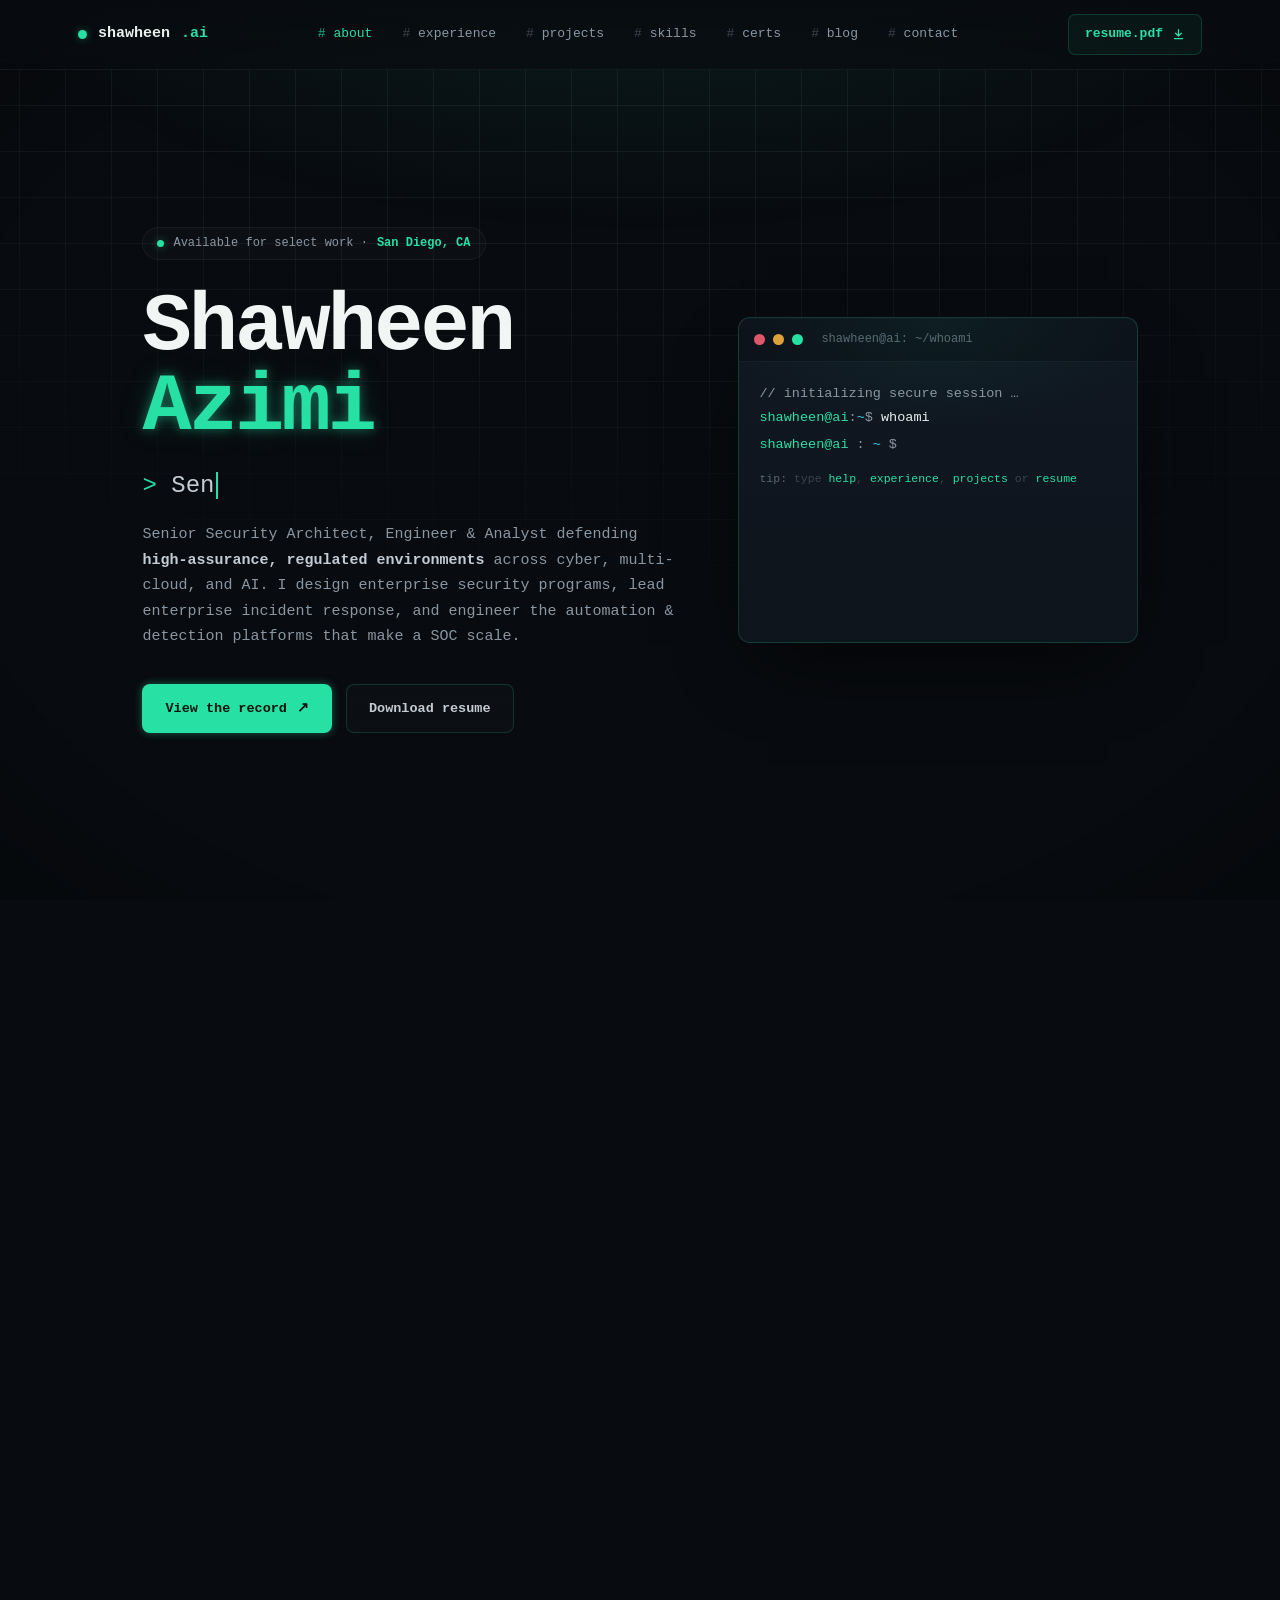
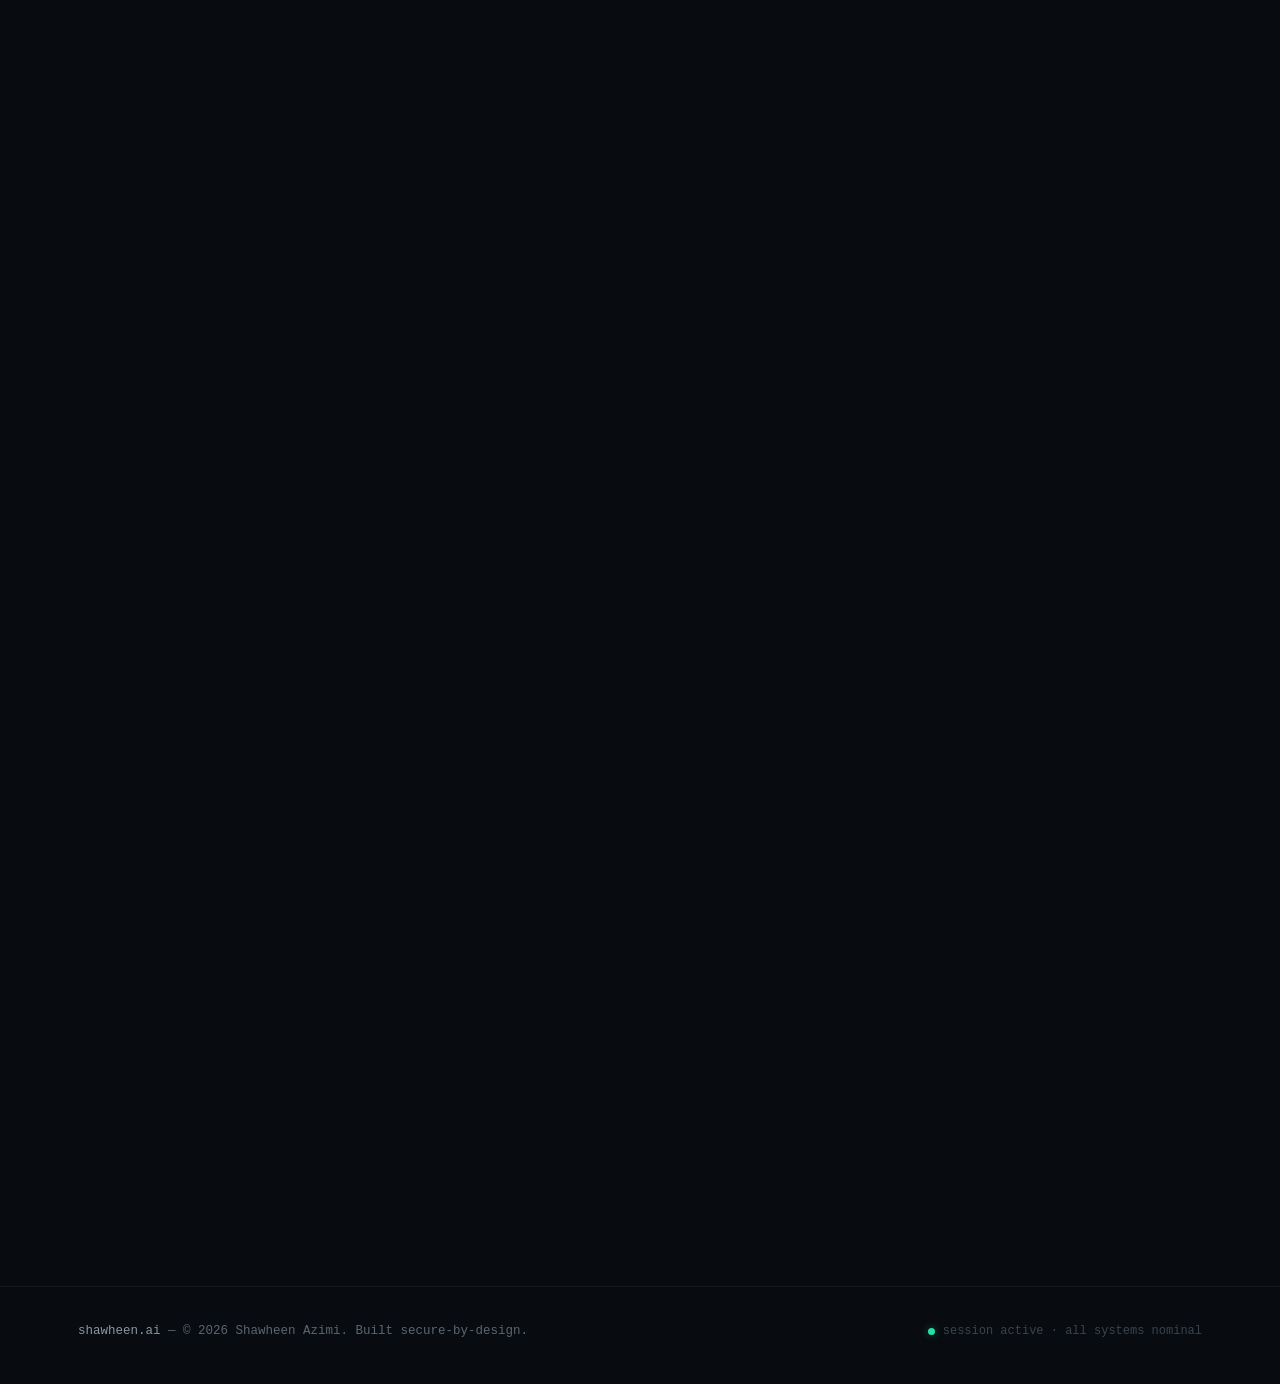
<file: index.html>
<!DOCTYPE html>
<html lang="en">
<head>
<meta charset="UTF-8" />
<meta name="viewport" content="width=device-width, initial-scale=1.0" />
<meta http-equiv="Content-Security-Policy" content="default-src 'self'; script-src 'self'; style-src 'self'; font-src 'self'; img-src 'self' data:; object-src 'none'; base-uri 'none'; form-action 'none'; upgrade-insecure-requests" />
<title>Shawheen Azimi — Senior Security Engineer & Multi-Cloud Architect</title>
<meta name="description" content="Shawheen Azimi — Senior Security Architect, Engineer & Analyst. Cybersecurity, multi-cloud architecture, and AI security engineering in high-assurance environments." />
<link rel="stylesheet" href="styles.css" />
</head>
<body>
<div class="bg-grid"></div>
<div class="bg-scan"></div>
<div class="bg-vignette"></div>

<!-- ===================== NAV ===================== -->
<nav class="nav">
  <div class="nav-inner">
    <a class="brand" href="#top"><span class="dot"></span>shawheen<span class="tld">.ai</span></a>
    <div class="nav-links">
      <a href="#about"><span class="hash">#</span> about</a>
      <a href="#experience"><span class="hash">#</span> experience</a>
      <a href="#projects"><span class="hash">#</span> projects</a>
      <a href="#skills"><span class="hash">#</span> skills</a>
      <a href="#certs"><span class="hash">#</span> certs</a>
      <a href="https://shavvheens-newsletter.beehiiv.com/" target="_blank" rel="noopener"><span class="hash">#</span> blog</a>
      <a href="#contact"><span class="hash">#</span> contact</a>
    </div>
    <a class="nav-cta" href="Shawheen Azimi - Resume.pdf" download>
      <span>resume.pdf</span>
      <svg width="13" height="13" viewBox="0 0 16 16" fill="none"><path d="M8 2v8m0 0L4.5 6.5M8 10l3.5-3.5M3 13h10" stroke="currentColor" stroke-width="1.6" stroke-linecap="round" stroke-linejoin="round"/></svg>
    </a>
  </div>
</nav>

<!-- ===================== HERO ===================== -->
<header id="top" class="hero">
  <div class="wrap">
    <div class="hero-grid">
      <div class="hero-copy">
        <span class="status-chip"><span class="live"></span> Available for select work · <b>San Diego, CA</b></span>
        <h1>Shawheen<br><span class="accent">Azimi</span></h1>
        <div class="role-line"><span class="prompt">&gt;</span> <span id="typed" class="typed"></span></div>
        <p class="lede">
          Senior Security Architect, Engineer &amp; Analyst defending <b>high-assurance,
          regulated environments</b> across cyber, multi-cloud, and AI. I design enterprise
          security programs, lead enterprise incident response, and engineer the
          automation &amp; detection platforms that make a SOC scale.
        </p>
        <div class="hero-cta">
          <a class="btn btn-primary" href="#experience">View the record <span class="arr">↗</span></a>
          <a class="btn btn-ghost" href="Shawheen Azimi - Resume.pdf" download>Download resume</a>
        </div>
      </div>

      <!-- interactive terminal -->
      <div class="terminal">
        <div class="term-bar">
          <span class="tdot r"></span><span class="tdot y"></span><span class="tdot g"></span>
          <span class="term-title">shawheen@ai: ~/whoami</span>
        </div>
        <div class="term-body" id="term-body">
          <div class="t-row t-live t-input-row">
            <span class="t-prompt">shawheen@ai</span><span class="t-out">:</span><span class="t-path">~</span><span class="t-out">$</span>
            <input id="term-input" class="t-input" type="text" maxlength="160" autocomplete="off" spellcheck="false" aria-label="terminal input" />
          </div>
          <div class="t-hint t-live"><b>tip:</b> type <span class="t-key">help</span>, <span class="accent-text">experience</span>, <span class="accent-text">projects</span> or <span class="accent-text">resume</span></div>
        </div>
      </div>
    </div>
  </div>
</header>

<!-- ===================== STATS ===================== -->
<section class="stats" aria-label="Impact">
  <div class="wrap">
    <div class="stats-grid reveal">
      <div class="stat">
        <div class="val">Large</div>
        <div class="lbl">Enterprise environments defended through senior incident response</div>
      </div>
      <div class="stat">
        <div class="val">7<span class="suf">fig</span></div>
        <div class="lbl">Operational efficiency gains through security automation</div>
      </div>
      <div class="stat">
        <div class="val">Major</div>
        <div class="lbl">Cost reduction through security platform modernization</div>
      </div>
      <div class="stat">
        <div class="val">Top <span data-count="1">0</span><span class="suf">%</span></div>
        <div class="lbl">Global ranking on TryHackMe</div>
      </div>
    </div>
  </div>
</section>

<!-- ===================== ABOUT ===================== -->
<section id="about">
  <div class="wrap">
    <div class="about-grid">
      <div class="about-prose reveal">
        <span class="eyebrow"><span class="num">01</span> / about</span>
        <h2 class="section-title">Security as <span class="tk">engineering</span>,<br>not paperwork.</h2>
        <p class="lead lead-spaced">
          I'm a senior security architect who treats defense as a <span class="accent">software discipline</span> —
          detections as code, automation over toil, and architecture that holds up under audit and attack alike.
        </p>
        <p>
          Over four years at <b>General Atomics &amp; Affiliated Companies</b>, I progressed from analyst to
          <b>Senior Security Engineer &amp; Tech Lead</b>, owning enterprise Azure and AWS security programs across a
          NIST/CMMC-aligned multi-cloud estate and standing up the platforms that run a modern SOC.
        </p>
        <p>
          I pair deep technical range — detection engineering, DFIR, adversary emulation, cloud &amp; identity
          architecture — with a <b>business-minded, entrepreneurial</b> lens: protecting contract revenue, cutting
          spend, and building security that lets the business move faster.
        </p>
      </div>

      <div class="reveal d1">
        <div class="about-card">
          <div class="file-head"><span class="g">●</span> ~/whoami.json</div>
          <div class="pad">
            <div class="kv"><span class="k">name</span><span class="v">Shawheen Azimi</span></div>
            <div class="kv"><span class="k">role</span><span class="v">Senior Security Engineer<br>&amp; Tech Lead</span></div>
            <div class="kv"><span class="k">focus</span><span class="v">Cyber · Cloud · <span class="accent">AI</span></span></div>
            <div class="kv"><span class="k">clearance</span><span class="v">Active clearance</span></div>
            <div class="kv"><span class="k">education</span><span class="v">B.S. Information Systems<br>San Diego State · Dean's List</span></div>
            <div class="kv"><span class="k">languages</span><span class="v">English, Farsi <span class="dim-text">(fluent)</span> · Spanish</span></div>
            <div class="kv"><span class="k">status</span><span class="v"><span class="accent">● open</span> to select work</span></div>
          </div>
        </div>
      </div>
    </div>
  </div>
</section>

<!-- ===================== EXPERIENCE ===================== -->
<section id="experience">
  <div class="wrap">
    <div class="exp-head reveal">
      <div>
        <span class="eyebrow"><span class="num">02</span> / experience</span>
        <h2 class="section-title">General Atomics <span class="tk">&amp; Affiliated Cos.</span></h2>
        <p class="section-sub">Building and leading enterprise security across cyber, cloud, and AI in a regulated defense environment.</p>
      </div>
    </div>

    <!-- role progression -->
    <div class="role-track reveal d1">
      <div class="role-item now">
        <div class="rt"><span class="rtitle">Senior Security Engineer &amp; Tech Lead</span><span class="badge-now">CURRENT</span><span class="rdate">Oct 2025 — Present</span></div>
      </div>
      <div class="role-item">
        <div class="rt"><span class="rtitle">Security Engineer II</span><span class="rdate">Mar 2024 — Oct 2025</span></div>
      </div>
      <div class="role-item">
        <div class="rt"><span class="rtitle">Security Engineer</span><span class="rdate">Oct 2022 — Mar 2024</span></div>
      </div>
      <div class="role-item">
        <div class="rt"><span class="rtitle">Cybersecurity Analyst</span><span class="rdate">Nov 2021 — Oct 2022</span></div>
      </div>
    </div>

    <div class="ops-label reveal">selected operations · <span class="muted-text">$ cat experience.json</span></div>

    <div class="ops-grid">
      <div class="op-card reveal">
        <span class="idx">01</span>
        <h4>Multi-Cloud Security Architecture &amp; Governance</h4>
        <p>Owned design and build-out of enterprise Azure &amp; AWS security programs across a NIST/CMMC-aligned estate, integrating cloud-native controls with on-prem to run regulated workloads at scale.</p>
        <span class="tag">Azure · AWS · NIST · CMMC</span>
      </div>
      <div class="op-card reveal d1">
        <span class="idx">02</span>
        <h4>Enterprise Threat Detection &amp; Incident Command</h4>
        <p>Senior incident response lead for enterprise-scale security events — coordinating containment, eradication, and executive risk communication across large endpoint environments.</p>
        <span class="tag">DFIR · Enterprise IR</span>
      </div>
      <div class="op-card reveal d2">
        <span class="idx">03</span>
        <h4>Detection-as-Code Platform (CI/CD)</h4>
        <p>Architected a Detection-as-Code CI/CD platform — treating detections as software with Git version control, SIGMA conversion, automated efficacy testing, and adversary-driven validation.</p>
        <span class="tag">Detection Eng · SIGMA · CI/CD</span>
      </div>
      <div class="op-card reveal">
        <span class="idx">04</span>
        <h4>CMMC Program Leadership &amp; Audit</h4>
        <p>Led enterprise-wide CMMC readiness across security control domains and supported third-party assessment activities, strengthening certification readiness and strategic business operations.</p>
        <span class="tag">CMMC · Audit · Compliance</span>
      </div>
      <div class="op-card reveal d1">
        <span class="idx">05</span>
        <h4>Adversary Emulation &amp; Defensive Validation</h4>
        <p>Led adversary emulation and defensive validation exercises to improve detection coverage and control effectiveness across enterprise environments.</p>
        <span class="tag">Red/Purple · Validation</span>
      </div>
      <div class="op-card reveal d2">
        <span class="idx">06</span>
        <h4>Digital Forensics &amp; Insider Threat</h4>
        <p>Directed sensitive digital forensic investigations while preserving evidentiary integrity, stakeholder coordination, and operational continuity.</p>
        <span class="tag">Forensics · Investigations</span>
      </div>
      <div class="op-card reveal">
        <span class="idx">07</span>
        <h4>AI-Powered Security Operations</h4>
        <p>Built and integrated AI infrastructure into SecOps tooling, enabling an AI-augmented SOC with accelerated triage, enrichment, and investigative decision-making at scale.</p>
        <span class="tag">AI · LLM · SecOps</span>
      </div>
      <div class="op-card reveal d1">
        <span class="idx">08</span>
        <h4>Global SaaS Security Architecture</h4>
        <p>Owned security architecture for a global SaaS platform — secure-by-design infrastructure, identity segmentation, and cross-region telemetry pipelines in a highly regulated environment.</p>
        <span class="tag">SaaS · Secure-by-Design</span>
      </div>
      <div class="op-card reveal d2">
        <span class="idx">09</span>
        <h4>Security Automation</h4>
        <p>Designed an enterprise automation platform for alert enrichment, investigation, and response — producing seven-figure efficiency gains and enabling continuous operations.</p>
        <span class="tag">Automation · SecOps</span>
      </div>
      <div class="op-card reveal">
        <span class="idx">10</span>
        <h4>Enterprise Threat Modeling Framework</h4>
        <p>Created the org's threat-modeling framework to systematically assess cloud workloads, applications, and emerging tech against real-world attack vectors and business impact.</p>
        <span class="tag">Threat Modeling · Risk</span>
      </div>
      <div class="op-card reveal d1">
        <span class="idx">11</span>
        <h4>Cloud-Native Observability Platform</h4>
        <p>Architected a cloud-native observability platform consolidating enterprise telemetry and replacing legacy tooling while improving correlation, retention, and investigative performance.</p>
        <span class="tag">Observability · Cost Reduction</span>
      </div>
      <div class="op-card reveal d2">
        <span class="idx">12</span>
        <h4>Security Correlation Platform</h4>
        <p>Led major enterprise security platform modernization across cloud, endpoint, network, and identity telemetry to improve automated correlation and reduce manual triage.</p>
        <span class="tag">Correlation · Modernization</span>
      </div>
    </div>
  </div>
</section>

<!-- ===================== PROJECTS ===================== -->
<section id="projects">
  <div class="wrap">
    <div class="reveal section-intro">
      <span class="eyebrow"><span class="num">03</span> / projects</span>
      <h2 class="section-title">Selected <span class="tk">builds</span></h2>
      <p class="section-sub">Public-safe examples of security engineering, AI-assisted operations, cloud labs, and detection-focused tooling.</p>
    </div>

    <div class="project-grid">
      <a class="project-card project-primary reveal" href="https://github.com/shawheen1904/CloudSecAgent" target="_blank" rel="noopener">
        <div class="project-top">
          <span class="project-index">01</span>
          <span class="project-status public">PUBLIC</span>
        </div>
        <h3>CloudSecAgent</h3>
        <p>Read-only cloud security agent for AWS inventory and risk analysis, using explicit tool calls, mock-backed resources, and guardrails for safe cloud investigation workflows.</p>
        <div class="project-tags">
          <span>AWS</span><span>Cloud Security</span><span>LangChain</span><span>Python</span>
        </div>
      </a>

      <a class="project-card project-primary reveal d1" href="https://github.com/shawheen1904/GCP-Cyber-Home-Lab" target="_blank" rel="noopener">
        <div class="project-top">
          <span class="project-index">02</span>
          <span class="project-status public">PUBLIC</span>
        </div>
        <h3>GCP Cyber Home Lab</h3>
        <p>Terraform-built cyber range for endpoint telemetry, Wazuh detections, Atomic Red Team exercises, and controlled purple-team practice inside an isolated GCP environment.</p>
        <div class="project-tags">
          <span>GCP</span><span>Terraform</span><span>Wazuh</span><span>Detection Lab</span>
        </div>
      </a>

      <div class="project-card project-primary reveal d2">
        <div class="project-top">
          <span class="project-index">03</span>
          <span class="project-status private">PRIVATE</span>
        </div>
        <h3>OSIRIS</h3>
        <p>Evidence-backed SOC investigation agent that analyzes GuardDuty-style alerts, gathers read-only evidence, and produces structured triage outputs for analyst review.</p>
        <div class="project-tags">
          <span>AI SecOps</span><span>DFIR</span><span>GuardDuty</span><span>Evidence-Based Triage</span>
        </div>
      </div>
    </div>

    <div class="reveal domains-wrap">
      <div class="ops-label">research &amp; tools · <span class="muted-text">$ ls public-work/</span></div>
      <div class="tool-grid">
        <a class="tool-card" href="https://github.com/shawheen1904/Citrix-Netscaler-Hunting" target="_blank" rel="noopener">
          <span class="tool-name">Citrix NetScaler Hunting</span>
          <span class="tool-copy">DFIR hunting notes and pivots for NetScaler exploitation response.</span>
        </a>
        <div class="tool-card">
          <span class="tool-name">THOR Orchestrator</span>
          <span class="tool-copy">Parallel, agentless scanning orchestration for authorized response workflows.</span>
        </div>
        <a class="tool-card" href="https://github.com/shawheen1904/Kali-MCP" target="_blank" rel="noopener">
          <span class="tool-name">Kali-MCP</span>
          <span class="tool-copy">Early MCP gateway for scoped, allowlisted Kali recon tooling.</span>
        </a>
      </div>
    </div>
  </div>
</section>

<!-- ===================== SKILLS ===================== -->
<section id="skills">
  <div class="wrap">
    <div class="reveal section-intro">
      <span class="eyebrow"><span class="num">04</span> / skills</span>
      <h2 class="section-title">Technical <span class="tk">stack</span></h2>
      <p class="section-sub">The tools, platforms, and frameworks I build and defend with.</p>
    </div>

    <div class="skills-grid">
      <div class="skill-block reveal">
        <h4>security platforms <span class="c">//</span></h4>
        <div class="sub">detection, response &amp; network defense</div>
        <div class="chips">
          <span class="chip">DFIR</span><span class="chip">Security Automation</span><span class="chip">Telemetry Platforms</span><span class="chip">Endpoint Defense</span>
          <span class="chip">Network Defense</span><span class="chip">Web Security</span><span class="chip">Secure Remote Access</span>
          <span class="chip">Detection Rules</span><span class="chip">Defensive Validation</span>
        </div>
      </div>
      <div class="skill-block reveal d1">
        <h4>cloud &amp; identity <span class="c">//</span></h4>
        <div class="sub">multi-cloud, containers &amp; access</div>
        <div class="chips">
          <span class="chip">AWS</span><span class="chip">Azure</span><span class="chip">GCP</span>
          <span class="chip">Cloud IAM</span><span class="chip">Enterprise Identity</span><span class="chip">Access Governance</span>
          <span class="chip">Kubernetes</span><span class="chip">Docker</span><span class="chip">Podman</span><span class="chip">VMware</span>
          <span class="chip">Enterprise Email Security</span>
        </div>
      </div>
      <div class="skill-block reveal">
        <h4>code · scripting · AI <span class="c">//</span></h4>
        <div class="sub">automation &amp; AI engineering</div>
        <div class="chips">
          <span class="chip">Python</span><span class="chip">Bash</span><span class="chip">PowerShell</span>
          <span class="chip">SQL</span><span class="chip">KQL</span><span class="chip">XQL</span>
          <span class="chip">LangGraph</span><span class="chip">LangChain</span><span class="chip">AWS Bedrock</span>
          <span class="chip">Claude Code</span><span class="chip">Ollama</span><span class="chip">OpenAI Codex</span>
        </div>
      </div>
      <div class="skill-block reveal d1">
        <h4>frameworks &amp; OS <span class="c">//</span></h4>
        <div class="sub">standards, practices &amp; systems</div>
        <div class="chips">
          <span class="chip">MITRE ATT&amp;CK</span><span class="chip">NIST 800</span><span class="chip">CMMC</span><span class="chip">FedRAMP</span>
          <span class="chip">IaC</span><span class="chip">CI/CD</span><span class="chip">SAST</span><span class="chip">SBOM</span>
          <span class="chip">Linux / RHEL</span><span class="chip">Windows</span><span class="chip">Kali</span><span class="chip">Parrot OS</span>
        </div>
      </div>
    </div>

    <!-- domains of expertise -->
    <div class="reveal domains-wrap">
      <div class="ops-label">domains of expertise</div>
      <div class="domains">
        <span class="domain"><span class="d">›</span>Detection Engineering</span>
        <span class="domain"><span class="d">›</span>Threat Modeling &amp; Attack Path Analysis</span>
        <span class="domain"><span class="d">›</span>Incident Response &amp; Digital Forensics</span>
        <span class="domain"><span class="d">›</span>Security Architecture &amp; Design Review</span>
        <span class="domain"><span class="d">›</span>Security Operations Strategy</span>
        <span class="domain"><span class="d">›</span>Threat Intel &amp; Adversary Emulation</span>
        <span class="domain"><span class="d">›</span>Vulnerability &amp; Exposure Management</span>
        <span class="domain"><span class="d">›</span>Cloud &amp; Identity Security Architecture</span>
        <span class="domain"><span class="d">›</span>Security Automation Engineering</span>
        <span class="domain"><span class="d">›</span>Cyber Deception</span>
        <span class="domain"><span class="d">›</span>Infrastructure &amp; Platform Security</span>
        <span class="domain"><span class="d">›</span>Identity &amp; Access Governance</span>
        <span class="domain"><span class="d">›</span>Security Policy &amp; Control Design</span>
        <span class="domain"><span class="d">›</span>Compliance Engineering</span>
        <span class="domain"><span class="d">›</span>Leadership &amp; Cross-Team Execution</span>
      </div>
    </div>
  </div>
</section>

<!-- ===================== CERTS ===================== -->
<section id="certs">
  <div class="wrap">
    <div class="reveal section-intro">
      <span class="eyebrow"><span class="num">05</span> / certifications</span>
      <h2 class="section-title">Credentials <span class="tk">&amp; training</span></h2>
      <p class="section-sub">Industry certifications across architecture, cloud, and operations — plus active clearance and advanced training.</p>
    </div>

    <div class="cert-cats">
      <div class="cert-cat reveal">
        <h4>Architecture &amp; Incident Response</h4>
        <div class="cert-list">
          <div class="cert proj"><span class="mk">◇</span> CISSP <span class="pj">PROJECTED Q4 '26</span></div>
          <div class="cert"><span class="mk">◆</span> CompTIA SecurityX <span class="dim-text">(CASP+)</span></div>
          <div class="cert"><span class="mk">◆</span> GIAC Certified Forensic Analyst (GCFA)</div>
          <div class="cert"><span class="mk">◆</span> CompTIA CySA+</div>
        </div>
      </div>
      <div class="cert-cat reveal d1">
        <h4>Cloud &amp; Platform Security</h4>
        <div class="cert-list">
          <div class="cert"><span class="mk">◆</span> AWS Certified Security — Specialty</div>
          <div class="cert"><span class="mk">◆</span> AWS Certified Solutions Architect</div>
          <div class="cert"><span class="mk">◆</span> Microsoft Azure Security Engineer (AZ-500)</div>
        </div>
      </div>
      <div class="cert-cat reveal">
        <h4>Security Operations</h4>
        <div class="cert-list">
          <div class="cert"><span class="mk">◆</span> Security Automation Engineering</div>
          <div class="cert"><span class="mk">◆</span> Security Analytics Platform Operations</div>
          <div class="cert"><span class="mk">◆</span> Network Defense Technologies</div>
          <div class="cert"><span class="mk">◆</span> Vulnerability Scanning &amp; Analysis</div>
        </div>
      </div>
      <div class="cert-cat reveal d1">
        <h4>Foundational &amp; Advanced Training</h4>
        <div class="cert-list">
          <div class="cert"><span class="mk">◆</span> CompTIA Security+</div>
          <div class="cert"><span class="mk">◆</span> SANS FOR508 — Adv. IR &amp; Threat Hunting</div>
          <div class="cert"><span class="mk">◆</span> Mandiant Academy — Linux Enterprise IR</div>
          <div class="cert"><span class="mk">◆</span> TryHackMe — Top 1% global · Challenge Coin</div>
        </div>
      </div>
    </div>

    <!-- creds strip -->
    <div class="creds-strip">
      <div class="cred reveal">
        <div class="t">Security Clearance</div>
        <div class="b">Active clearance<br><span class="cred-sub">Details available upon request</span></div>
      </div>
      <div class="cred reveal d1">
        <div class="t">Citizenship</div>
        <div class="b">U.S. Citizen</div>
      </div>
      <div class="cred reveal d2">
        <div class="t">Education</div>
        <div class="b">B.S. Information Systems<br><span class="cred-sub">San Diego State · Dean's List</span></div>
      </div>
      <div class="cred reveal d3">
        <div class="t">Recognition</div>
        <div class="b">Challenge Coin Winner<br><span class="cred-sub">Top 1% · TryHackMe</span></div>
      </div>
    </div>
  </div>
</section>

<!-- ===================== CONTACT ===================== -->
<section id="contact" class="contact">
  <div class="wrap">
    <div class="contact-card reveal">
      <div class="contact-inner">
        <span class="eyebrow eyebrow-center"><span class="num">06</span> / contact</span>
        <h2>Let's secure <span class="accent">what's next.</span></h2>
        <p>Open to senior security engineering, architecture, and AI-security roles — plus select consulting and speaking. Reach out and I'll get back to you.</p>
        <div class="contact-actions">
          <a class="btn btn-primary" href="mailto:shawheen56@gmail.com?subject=Let's%20connect">$ ./contact.sh <span class="arr">↗</span></a>
          <a class="btn btn-ghost" href="Shawheen Azimi - Resume.pdf" download>Download resume</a>
        </div>
        <div class="contact-meta">
          <a href="mailto:shawheen56@gmail.com"><span class="ic">✉</span> shawheen56@gmail.com</a>
          <a href="https://shavvheens-newsletter.beehiiv.com/" target="_blank" rel="noopener"><span class="ic">✎</span> Read the blog</a>
          <span><span class="ic">⌖</span> San Diego, CA</span>
          <span><span class="ic">●</span> Active clearance</span>
        </div>
      </div>
    </div>
  </div>
</section>

<footer>
  <div class="foot-inner">
    <div class="l"><b>shawheen.ai</b> — © 2026 Shawheen Azimi. Built secure-by-design.</div>
    <div class="r"><span class="live"></span> session active · all systems nominal</div>
  </div>
</footer>

<script src="app.js"></script>
</body>
</html>
</file>
<file: styles.css>
/* ============================================================
   shawheen.ai — dark cyber terminal design system
   ============================================================ */

:root {
  --bg:        #080b0f;
  --bg-1:      #0a0e13;
  --bg-2:      #0c1219;
  --panel:     #0d141c;
  --panel-2:   #101822;
  --line:      rgba(120,150,160,0.10);
  --line-2:    rgba(39,224,163,0.18);
  --text:      #c3ccd4;
  --text-2:    #8a97a3;
  --dim:       #5a6672;
  --faint:     #3a444e;

  --accent:    #27e0a3;   /* neon green  */
  --accent-d:  #18b283;
  --cyan:      #34d3e6;   /* secondary, sparse */
  --amber:     #e0a13a;   /* warnings / projected */
  --danger:    #e0556a;

  --glow:      0 0 12px rgba(39,224,163,0.45), 0 0 30px rgba(39,224,163,0.18);
  --glow-sm:   0 0 8px rgba(39,224,163,0.40);

  --mono: ui-monospace, 'SF Mono', 'Cascadia Code', 'Roboto Mono', Menlo, Consolas, monospace;

  --maxw: 1180px;
  --ease: cubic-bezier(.22,.61,.36,1);
}

* { box-sizing: border-box; margin: 0; padding: 0; }

html { scroll-behavior: smooth; scroll-padding-top: 90px; }

body {
  font-family: var(--mono);
  background: var(--bg);
  color: var(--text);
  font-size: 16px;
  line-height: 1.6;
  -webkit-font-smoothing: antialiased;
  overflow-x: hidden;
  position: relative;
}

::selection { background: rgba(39,224,163,0.28); color: #eafff7; }

/* ---- ambient background layers ---- */
.bg-grid, .bg-scan, .bg-vignette { position: fixed; inset: 0; pointer-events: none; z-index: 0; }

.bg-grid {
  background-image:
    linear-gradient(var(--line) 1px, transparent 1px),
    linear-gradient(90deg, var(--line) 1px, transparent 1px);
  background-size: 46px 46px;
  background-position: center;
  mask-image: radial-gradient(ellipse 120% 90% at 50% 0%, #000 35%, transparent 80%);
  animation: gridpan 40s linear infinite;
}
@keyframes gridpan { from { background-position: 0 0; } to { background-position: 0 46px; } }

.bg-scan {
  background: repeating-linear-gradient(0deg, rgba(0,0,0,0.18) 0 1px, transparent 1px 3px);
  opacity: .5;
  mix-blend-mode: multiply;
}

.bg-vignette {
  background:
    radial-gradient(ellipse 90% 60% at 50% -10%, rgba(39,224,163,0.10), transparent 60%),
    radial-gradient(ellipse 100% 100% at 50% 50%, transparent 55%, rgba(0,0,0,0.55) 100%);
}

@media (prefers-reduced-motion: reduce) {
  .bg-grid { animation: none; }
  * { scroll-behavior: auto !important; }
}

/* ---- layout ---- */
.wrap { max-width: var(--maxw); margin: 0 auto; padding: 0 28px; position: relative; z-index: 2; }
section { position: relative; z-index: 2; padding: 110px 0; }

.eyebrow {
  font-size: 12.5px; letter-spacing: .22em; text-transform: uppercase;
  color: var(--accent); display: inline-flex; align-items: center; gap: 10px;
  margin-bottom: 22px; font-weight: 600;
}
.eyebrow::before {
  content: ''; width: 26px; height: 1px; background: var(--accent);
  box-shadow: var(--glow-sm);
}
.eyebrow .num { color: var(--dim); }

h2.section-title {
  font-size: clamp(26px, 4vw, 42px); font-weight: 800; letter-spacing: -.02em;
  color: #eaf1ef; line-height: 1.1;
}
h2.section-title .tk { color: var(--accent); }
.section-sub { color: var(--text-2); margin-top: 14px; max-width: 620px; font-size: 14.5px; }

/* ============================================================
   NAV
   ============================================================ */
.nav {
  position: fixed; top: 0; left: 0; right: 0; z-index: 50;
  backdrop-filter: blur(12px);
  background: linear-gradient(180deg, rgba(8,11,15,0.92), rgba(8,11,15,0.62));
  border-bottom: 1px solid var(--line);
  transition: border-color .3s;
}
.nav-inner { max-width: var(--maxw); margin: 0 auto; padding: 14px 28px;
  display: flex; align-items: center; justify-content: space-between; gap: 20px; }
.brand { display: flex; align-items: center; gap: 11px; font-weight: 700; font-size: 15px; color: #eaf1ef; text-decoration: none; }
.brand .dot { width: 9px; height: 9px; border-radius: 50%; background: var(--accent); box-shadow: var(--glow-sm); animation: pulse 2.4s ease-in-out infinite; }
.brand .tld { color: var(--accent); }
@keyframes pulse { 0%,100%{ opacity:1 } 50%{ opacity:.4 } }

.nav-links { display: flex; align-items: center; gap: 4px; }
.nav-links a {
  color: var(--text-2); text-decoration: none; font-size: 13px; padding: 8px 13px;
  border-radius: 6px; transition: color .2s, background .2s; position: relative;
}
.nav-links a .hash { color: var(--faint); }
.nav-links a:hover { color: var(--text); background: rgba(255,255,255,0.03); }
.nav-links a.active { color: var(--accent); }
.nav-links a.active .hash { color: var(--accent-d); }

.nav-cta {
  display: inline-flex; align-items: center; gap: 9px; font-size: 13px; font-weight: 600;
  color: var(--accent); text-decoration: none; padding: 9px 16px;
  border: 1px solid var(--line-2); border-radius: 7px; background: rgba(39,224,163,0.05);
  transition: all .2s var(--ease);
}
.nav-cta:hover { background: rgba(39,224,163,0.12); box-shadow: var(--glow-sm); transform: translateY(-1px); }
.nav-burger { display: none; }

/* ============================================================
   HERO
   ============================================================ */
.hero { padding: 150px 0 90px; min-height: 100vh; display: flex; align-items: center; }
.hero-grid { display: grid; grid-template-columns: 1.15fr .85fr; gap: 56px; align-items: center; width: 100%; }

.status-chip {
  display: inline-flex; align-items: center; gap: 9px; font-size: 12px; color: var(--text-2);
  border: 1px solid var(--line); border-radius: 100px; padding: 6px 14px; margin-bottom: 28px;
  background: rgba(255,255,255,0.02);
}
.status-chip .live { width: 7px; height: 7px; border-radius: 50%; background: var(--accent); box-shadow: var(--glow-sm); animation: pulse 2s infinite; }
.status-chip b { color: var(--accent); font-weight: 600; }

.hero h1 {
  font-size: clamp(40px, 6.6vw, 82px); font-weight: 800; line-height: .98; letter-spacing: -.035em;
  color: #f1f6f4; margin-bottom: 8px;
}
.hero h1 .accent { color: var(--accent); text-shadow: var(--glow); }

.role-line { font-size: clamp(16px, 2.4vw, 24px); color: var(--text); font-weight: 500; margin: 18px 0 4px; height: 1.4em; }
.role-line .prompt { color: var(--accent); }
.role-line .typed { border-right: 2px solid var(--accent); padding-right: 2px; animation: caret 1s step-end infinite; }
@keyframes caret { 50% { border-color: transparent; } }

.hero p.lede { color: var(--text-2); font-size: 15px; max-width: 540px; margin: 22px 0 34px; line-height: 1.7; }
.hero p.lede b { color: var(--text); font-weight: 600; }

.hero-cta { display: flex; gap: 14px; flex-wrap: wrap; }

.btn {
  display: inline-flex; align-items: center; gap: 10px; font-family: var(--mono);
  font-size: 13.5px; font-weight: 600; text-decoration: none; cursor: pointer;
  padding: 13px 22px; border-radius: 8px; border: 1px solid transparent;
  transition: all .2s var(--ease); white-space: nowrap;
}
.btn-primary { background: var(--accent); color: #04130d; box-shadow: var(--glow-sm); }
.btn-primary:hover { box-shadow: var(--glow); transform: translateY(-2px); background: #34edb0; }
.btn-ghost { border-color: var(--line-2); color: var(--text); background: rgba(255,255,255,0.02); }
.btn-ghost:hover { border-color: var(--accent); color: var(--accent); transform: translateY(-2px); box-shadow: var(--glow-sm); }
.btn .arr { transition: transform .2s; }
.btn:hover .arr { transform: translate(3px,-3px); }

/* hero terminal */
.terminal {
  background: linear-gradient(180deg, var(--panel-2), var(--panel));
  border: 1px solid var(--line-2); border-radius: 12px; overflow: hidden;
  box-shadow: 0 30px 80px -30px rgba(0,0,0,0.8), inset 0 1px 0 rgba(255,255,255,0.03);
  position: relative;
}
.terminal::after { /* faint screen glow */
  content: ''; position: absolute; inset: 0; pointer-events: none;
  background: radial-gradient(ellipse 80% 50% at 50% 0%, rgba(39,224,163,0.06), transparent 70%);
}
.term-bar { display: flex; align-items: center; gap: 8px; padding: 12px 15px; border-bottom: 1px solid var(--line); background: rgba(0,0,0,0.25); }
.term-bar .tdot { width: 11px; height: 11px; border-radius: 50%; background: #2a3038; }
.term-bar .tdot.r { background: #e0556a; } .term-bar .tdot.y { background: #e0a13a; } .term-bar .tdot.g { background: var(--accent); }
.term-title { margin-left: 10px; font-size: 12px; color: var(--dim); }
.term-body { padding: 20px 20px 16px; font-size: 13.5px; line-height: 1.75; min-height: 280px; }
.t-row { white-space: pre-wrap; word-break: break-word; }
.t-prompt { color: var(--accent); }
.t-path { color: var(--cyan); }
.t-cmd { color: #eaf1ef; }
.t-out { color: var(--text-2); }
.t-key { color: var(--accent); }
.t-warn { color: var(--amber); }
.t-input-row { display: flex; align-items: center; gap: 8px; margin-top: 4px; }
.t-input-row .t-prompt { flex: none; }
.t-input { flex: 1; background: none; border: none; outline: none; color: #eaf1ef; font-family: var(--mono); font-size: 13.5px; caret-color: var(--accent); }
.t-hint { color: var(--faint); font-size: 11.5px; margin-top: 12px; }
.t-hint b { color: var(--dim); font-weight: 500; }
.accent-text { color: var(--accent); }
.dim-text { color: var(--dim); }
.muted-text { color: var(--text-2); }
.lead-spaced { margin-top: 26px; }
.section-intro { margin-bottom: 40px; }
.domains-wrap { margin-top: 54px; }
.cred-sub { color: var(--dim); font-weight: 400; font-size: 12.5px; }
.eyebrow-center { justify-content: center; }

/* ============================================================
   STATS
   ============================================================ */
.stats { padding: 0; }
.stats-grid {
  display: grid; grid-template-columns: repeat(4, 1fr); gap: 0;
  border: 1px solid var(--line); border-radius: 12px; overflow: hidden;
  background: var(--bg-1);
}
.stat { padding: 30px 26px; border-right: 1px solid var(--line); position: relative; }
.stat:last-child { border-right: none; }
.stat .val { font-size: clamp(28px, 3.6vw, 40px); font-weight: 800; color: var(--accent); letter-spacing: -.02em; line-height: 1; text-shadow: var(--glow-sm); }
.stat .val .suf { color: var(--text); font-size: .55em; }
.stat .lbl { color: var(--text-2); font-size: 12.5px; margin-top: 12px; line-height: 1.45; }

/* ============================================================
   ABOUT
   ============================================================ */
.about-grid { display: grid; grid-template-columns: 1fr 1fr; gap: 56px; align-items: start; }
.about-card {
  background: var(--panel); border: 1px solid var(--line); border-radius: 12px; overflow: hidden;
}
.about-prose p { color: var(--text-2); font-size: 15px; margin-bottom: 18px; line-height: 1.8; }
.about-prose p b { color: var(--text); font-weight: 600; }
.about-prose .lead { color: var(--text); font-size: 16.5px; }
.about-prose .accent { color: var(--accent); }

.file-head { display: flex; align-items: center; gap: 10px; padding: 13px 18px; border-bottom: 1px solid var(--line); background: rgba(0,0,0,0.2); font-size: 12px; color: var(--dim); }
.file-head .g { color: var(--accent); }
.kv { padding: 6px 0; display: grid; grid-template-columns: 130px 1fr; gap: 14px; font-size: 13px; border-bottom: 1px dashed var(--line); }
.kv:last-child { border-bottom: none; }
.kv .k { color: var(--dim); }
.kv .v { color: var(--text); }
.kv .v .accent { color: var(--accent); }
.about-card .pad { padding: 18px 22px; }

/* ============================================================
   EXPERIENCE
   ============================================================ */
.exp-head { display: flex; align-items: flex-end; justify-content: space-between; gap: 30px; flex-wrap: wrap; margin-bottom: 40px; }

.role-track { display: flex; flex-direction: column; gap: 0; margin-bottom: 50px; border-left: 1px solid var(--line-2); }
.role-item { position: relative; padding: 14px 0 14px 28px; }
.role-item::before { content: ''; position: absolute; left: -5px; top: 22px; width: 9px; height: 9px; border-radius: 50%; background: var(--bg); border: 1px solid var(--dim); }
.role-item.now::before { background: var(--accent); border-color: var(--accent); box-shadow: var(--glow-sm); }
.role-item .rt { display: flex; align-items: baseline; gap: 14px; flex-wrap: wrap; }
.role-item .rtitle { color: #eaf1ef; font-weight: 600; font-size: 15.5px; }
.role-item.now .rtitle { color: var(--accent); }
.role-item .rdate { color: var(--dim); font-size: 12.5px; }
.role-item .rco { color: var(--text-2); font-size: 13px; margin-top: 2px; }
.role-item .badge-now { font-size: 10.5px; color: var(--accent); border: 1px solid var(--line-2); border-radius: 100px; padding: 1px 9px; letter-spacing: .08em; }

.ops-label { font-size: 12.5px; letter-spacing: .18em; text-transform: uppercase; color: var(--dim); margin-bottom: 18px; display: flex; align-items: center; gap: 12px; }
.ops-label::after { content: ''; flex: 1; height: 1px; background: var(--line); }

.ops-grid { display: grid; grid-template-columns: repeat(3, 1fr); gap: 16px; }
.op-card {
  background: var(--panel); border: 1px solid var(--line); border-radius: 11px; padding: 22px 20px;
  transition: all .25s var(--ease); position: relative; overflow: hidden;
}
.op-card::before { content: ''; position: absolute; left: 0; top: 0; bottom: 0; width: 2px; background: var(--accent); transform: scaleY(0); transform-origin: top; transition: transform .3s var(--ease); }
.op-card:hover { border-color: var(--line-2); transform: translateY(-3px); background: var(--panel-2); box-shadow: 0 20px 40px -24px rgba(0,0,0,0.7); }
.op-card:hover::before { transform: scaleY(1); }
.op-card .idx { font-size: 12px; color: var(--accent); font-weight: 700; margin-bottom: 14px; display: block; }
.op-card h4 { font-size: 15px; color: #eaf1ef; font-weight: 600; line-height: 1.3; margin-bottom: 10px; }
.op-card p { font-size: 13px; color: var(--text-2); line-height: 1.65; }
.op-card .tag { display: inline-block; font-size: 10.5px; color: var(--accent); border: 1px solid var(--line-2); border-radius: 5px; padding: 2px 8px; margin-top: 14px; letter-spacing: .04em; }

/* ============================================================
   PROJECTS
   ============================================================ */
.project-grid { display: grid; grid-template-columns: repeat(3, 1fr); gap: 18px; }
.project-card {
  display: flex; flex-direction: column; min-height: 100%;
  background: var(--panel); border: 1px solid var(--line); border-radius: 11px;
  padding: 24px; color: inherit; text-decoration: none; position: relative; overflow: hidden;
  transition: all .25s var(--ease);
}
.project-card::before {
  content: ''; position: absolute; left: 0; top: 0; right: 0; height: 2px;
  background: linear-gradient(90deg, var(--accent), rgba(52,211,230,0.55));
  opacity: .85;
}
.project-card:hover { border-color: var(--line-2); transform: translateY(-3px); background: var(--panel-2); box-shadow: 0 22px 44px -26px rgba(0,0,0,0.75); }
.project-top { display: flex; align-items: center; justify-content: space-between; gap: 12px; margin-bottom: 22px; }
.project-index { color: var(--accent); font-size: 12px; font-weight: 700; }
.project-status {
  color: var(--dim); border: 1px solid var(--line); border-radius: 100px;
  padding: 3px 9px; font-size: 10px; letter-spacing: .1em; font-weight: 700;
}
.project-status.public { color: var(--accent); border-color: var(--line-2); background: rgba(39,224,163,0.045); }
.project-status.private { color: var(--amber); border-color: rgba(224,161,58,0.35); background: rgba(224,161,58,0.045); }
.project-card h3 { color: #eaf1ef; font-size: 19px; line-height: 1.25; margin-bottom: 14px; letter-spacing: -.01em; }
.project-card p { color: var(--text-2); font-size: 13.5px; line-height: 1.72; margin-bottom: 22px; }
.project-tags { display: flex; flex-wrap: wrap; gap: 8px; margin-top: auto; }
.project-tags span {
  color: var(--text); background: rgba(255,255,255,0.025);
  border: 1px solid var(--line); border-radius: 6px; padding: 5px 9px;
  font-size: 11.5px; line-height: 1.2;
}
.tool-grid { display: grid; grid-template-columns: repeat(3, 1fr); gap: 14px; }
.tool-card {
  display: flex; flex-direction: column; gap: 9px; color: inherit; text-decoration: none;
  border: 1px solid var(--line); border-radius: 10px; background: rgba(255,255,255,0.018);
  padding: 18px; min-height: 122px; transition: all .2s var(--ease);
}
.tool-card:hover { border-color: var(--line-2); transform: translateY(-2px); background: rgba(39,224,163,0.04); }
.tool-name { color: #eaf1ef; font-size: 13px; font-weight: 700; }
.tool-copy { color: var(--text-2); font-size: 12.5px; line-height: 1.55; }

/* ============================================================
   SKILLS
   ============================================================ */
.skills-grid { display: grid; grid-template-columns: repeat(2, 1fr); gap: 18px; }
.skill-block { background: var(--panel); border: 1px solid var(--line); border-radius: 11px; padding: 24px; }
.skill-block h4 { font-size: 13px; color: var(--accent); letter-spacing: .08em; text-transform: uppercase; margin-bottom: 8px; display: flex; align-items: center; gap: 10px; }
.skill-block h4 .c { color: var(--faint); }
.skill-block .sub { color: var(--dim); font-size: 12px; margin-bottom: 18px; }
.chips { display: flex; flex-wrap: wrap; gap: 8px; }
.chip {
  font-size: 12.5px; color: var(--text); background: rgba(255,255,255,0.025);
  border: 1px solid var(--line); border-radius: 6px; padding: 6px 12px;
  transition: all .18s var(--ease); cursor: default;
}
.chip:hover { border-color: var(--accent); color: var(--accent); background: rgba(39,224,163,0.06); transform: translateY(-2px); box-shadow: var(--glow-sm); }

/* ============================================================
   CERTS + DOMAINS
   ============================================================ */
.cert-cats { display: grid; grid-template-columns: repeat(2, 1fr); gap: 18px; }
.cert-cat { background: var(--panel); border: 1px solid var(--line); border-radius: 11px; padding: 22px 24px; }
.cert-cat h4 { font-size: 12.5px; color: var(--text-2); letter-spacing: .1em; text-transform: uppercase; margin-bottom: 16px; }
.cert-list { display: flex; flex-direction: column; gap: 11px; }
.cert {
  display: flex; align-items: center; gap: 12px; font-size: 13.5px; color: var(--text);
}
.cert .mk { color: var(--accent); flex: none; }
.cert.proj .mk { color: var(--amber); }
.cert .pj { font-size: 10.5px; color: var(--amber); border: 1px solid rgba(224,161,58,0.35); border-radius: 5px; padding: 1px 7px; margin-left: auto; flex: none; }

.domains { display: flex; flex-wrap: wrap; gap: 10px; margin-top: 34px; }
.domain {
  font-size: 13px; color: var(--text-2); border: 1px solid var(--line); border-radius: 100px;
  padding: 8px 16px; transition: all .2s var(--ease);
}
.domain:hover { color: var(--accent); border-color: var(--line-2); transform: translateY(-2px); }
.domain .d { color: var(--accent); margin-right: 7px; }

.creds-strip { display: grid; grid-template-columns: repeat(4, 1fr); gap: 16px; margin-top: 40px; }
.cred { border: 1px solid var(--line); border-radius: 11px; padding: 20px; background: var(--panel); }
.cred .t { font-size: 12px; color: var(--dim); letter-spacing: .08em; text-transform: uppercase; margin-bottom: 10px; }
.cred .b { font-size: 14px; color: #eaf1ef; font-weight: 600; line-height: 1.4; }
.cred .b .accent { color: var(--accent); }
.cred.clearance { border-color: var(--line-2); background: linear-gradient(180deg, rgba(39,224,163,0.06), var(--panel)); }

/* ============================================================
   CONTACT
   ============================================================ */
.contact { padding-bottom: 130px; }
.contact-card {
  background: linear-gradient(180deg, var(--panel-2), var(--panel));
  border: 1px solid var(--line-2); border-radius: 16px; padding: 0; overflow: hidden;
  box-shadow: 0 40px 100px -40px rgba(0,0,0,0.8);
}
.contact-inner { padding: 56px clamp(28px, 6vw, 80px); text-align: center; position: relative; }
.contact h2 { font-size: clamp(28px, 4.5vw, 50px); font-weight: 800; color: #f1f6f4; letter-spacing: -.025em; line-height: 1.05; }
.contact h2 .accent { color: var(--accent); text-shadow: var(--glow); }
.contact p { color: var(--text-2); margin: 20px auto 36px; max-width: 480px; font-size: 15px; }
.contact-actions { display: flex; gap: 14px; justify-content: center; flex-wrap: wrap; }
.contact-meta { display: flex; gap: 28px; justify-content: center; flex-wrap: wrap; margin-top: 40px; padding-top: 30px; border-top: 1px solid var(--line); }
.contact-meta a, .contact-meta span { color: var(--text-2); font-size: 13px; text-decoration: none; display: inline-flex; align-items: center; gap: 9px; transition: color .2s; }
.contact-meta a:hover { color: var(--accent); }
.contact-meta .ic { color: var(--accent); }

/* ============================================================
   FOOTER
   ============================================================ */
footer { border-top: 1px solid var(--line); padding: 34px 0; position: relative; z-index: 2; }
.foot-inner { max-width: var(--maxw); margin: 0 auto; padding: 0 28px; display: flex; align-items: center; justify-content: space-between; gap: 16px; flex-wrap: wrap; }
.foot-inner .l { color: var(--dim); font-size: 12.5px; }
.foot-inner .l b { color: var(--text-2); font-weight: 500; }
.foot-inner .r { color: var(--faint); font-size: 12px; display: flex; align-items: center; gap: 8px; }
.foot-inner .r .live { width: 7px; height: 7px; border-radius: 50%; background: var(--accent); box-shadow: var(--glow-sm); animation: pulse 2s infinite; }

/* ============================================================
   REVEAL ANIMATION
   ============================================================ */
.reveal { opacity: 0; transform: translateY(24px); transition: opacity .7s var(--ease), transform .7s var(--ease); }
.reveal.in { opacity: 1; transform: none; }
.reveal.d1 { transition-delay: .08s; } .reveal.d2 { transition-delay: .16s; }
.reveal.d3 { transition-delay: .24s; } .reveal.d4 { transition-delay: .32s; }
@media (prefers-reduced-motion: reduce) { .reveal { opacity: 1; transform: none; } }

/* ============================================================
   RESPONSIVE
   ============================================================ */
@media (max-width: 940px) {
  .hero-grid { grid-template-columns: 1fr; gap: 44px; }
  .hero { padding-top: 130px; min-height: 0; }
  .about-grid { grid-template-columns: 1fr; gap: 36px; }
  .ops-grid { grid-template-columns: repeat(2, 1fr); }
  .project-grid { grid-template-columns: 1fr; }
  .tool-grid { grid-template-columns: 1fr; }
  .stats-grid { grid-template-columns: repeat(2, 1fr); }
  .stat:nth-child(2) { border-right: none; }
  .stat:nth-child(1), .stat:nth-child(2) { border-bottom: 1px solid var(--line); }
  .creds-strip { grid-template-columns: repeat(2, 1fr); }
}
@media (max-width: 680px) {
  .wrap { padding: 0 18px; }
  section { padding: 80px 0; }
  .nav-links { display: none; }
  .skills-grid, .cert-cats { grid-template-columns: 1fr; }
  .ops-grid { grid-template-columns: 1fr; }
  .nav-cta { padding: 8px 13px; }
}
</file>
